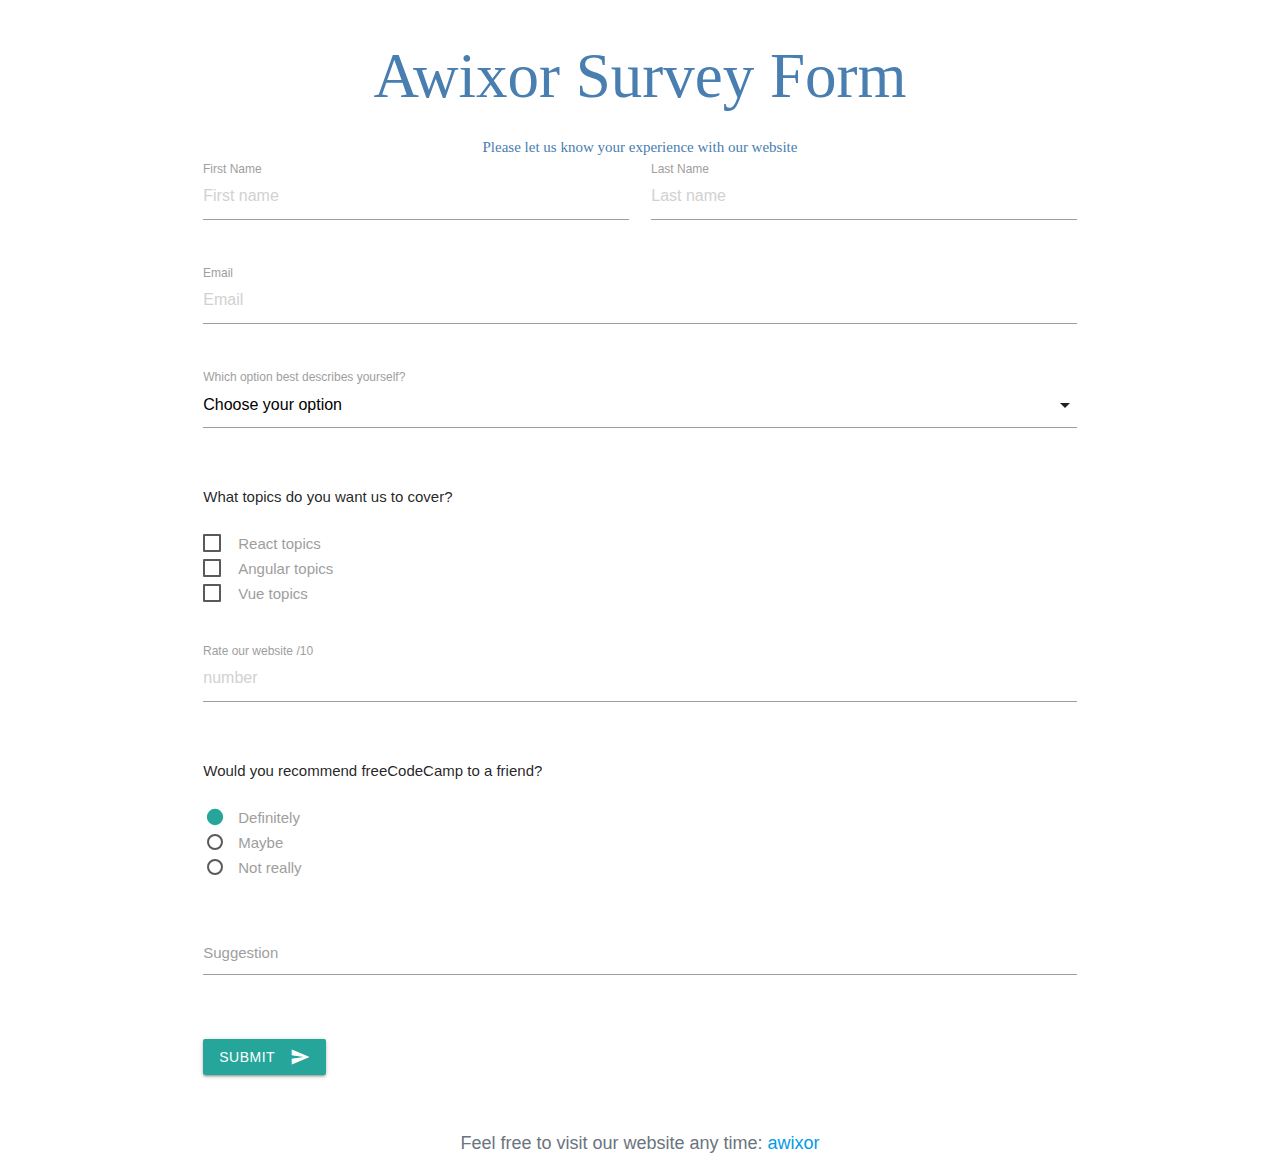
<file: Responsive Web Design Certification (300 hours)/Responsive Web Design Projects/Build a Survey Form/index.html>
<!DOCTYPE html>
<html lang="en">

<head>
    <meta charset="UTF-8">
    <meta name="viewport" content="width=device-width, initial-scale=1.0">
    <meta http-equiv="X-UA-Compatible" content="ie=edge">
    <title>Build a Survey Form</title>

    <link rel="stylesheet" href="style.css">
    <!-- Compiled and minified CSS -->
    <link rel="stylesheet" href="https://cdnjs.cloudflare.com/ajax/libs/materialize/1.0.0/css/materialize.min.css">
    <!-- Compiled and minified JavaScript -->
    <link href="https://fonts.googleapis.com/icon?family=Material+Icons" rel="stylesheet">

</head>

<body>
    <div class="container">
        <header>
            <h1 id="title">Awixor Survey Form</h1>
            <p id="description">Please let us know your experience with our website</p>
        </header>
        <div class="row">
            <form id="survey-form" class="col s12">
                <div class="row">
                    <div class="input-field col s6">
                        <input placeholder="First name" id="name" type="text" class="validate" required>
                        <label id="name-label" for="first_name">First Name</label>
                    </div>
                    <div class="input-field col s6">
                        <input placeholder="Last name" id="last_name" type="text" class="validate" required>
                        <label for="last_name">Last Name</label>
                    </div>
                </div>
                <div class="row">
                    <div class="input-field col s12">
                        <input placeholder="Email" id="email" type="email" class="validate" required>
                        <label id="email-label" for="email">Email</label>
                    </div>
                </div>
                <div class="row">
                    <div class="input-field col s12">
                        <select id="dropdown">
                            <option value="" disabled selected>Choose your option</option>
                            <option value="1">Front-End web developer</option>
                            <option value="2">Back-End web developer</option>
                            <option value="3">Full-Stack web developer</option>
                            <option value="4">Software developer</option>
                            <option value="5">Other</option>
                        </select>
                        <label>Which option best describes yourself?</label>
                    </div>
                </div>
                <div class="row">
                    <div class="input-field col s12">
                        <p>What topics do you want us to cover?</p><br>
                        <p>
                            <label>
                                <input name="where" type="checkbox" value="1" />
                                <span>React topics</span>
                            </label>
                        </p>
                        <p>
                            <label>
                                <input name="where" type="checkbox" value="2" />
                                <span>Angular topics</span>
                            </label>
                        </p>
                        <p>
                            <label>
                                <input name="where" type="checkbox" value="3" />
                                <span>Vue topics</span>
                            </label>
                        </p>
                    </div>
                </div>
                <div class="row">
                    <div class="input-field col s12">
                        <input placeholder="number" type="number" id="number" name="rate" min="0" max="10">
                        <label id="number-label">Rate our website /10</label>
                    </div>
                </div>
                <div class="row">
                    <div class="input-field col s12">
                        <p>Would you recommend freeCodeCamp to a friend?</p><br>
                        <p>
                            <label>
                                <input name="user-recommend" value="definitely" type="radio" checked />
                                <span>Definitely</span>
                            </label>
                        </p>
                        <p>
                            <label>
                                <input name="user-recommend" value="maybe" type="radio" />
                                <span>Maybe</span>
                            </label>
                        </p>
                        <p>
                            <label>
                                <input name="user-recommend" value="not-really" type="radio" />
                                <span>Not really</span>
                            </label>
                        </p>
                        <p>
                        </p>
                    </div>
                </div>
                <div class="row">
                    <div class="input-field col s12">
                        <textarea id="textarea" class="materialize-textarea" data-length="120"></textarea>
                        <label for="textarea">Suggestion</label>
                    </div>
                </div>
                <div class="row">
                    <div class="input-field col s12">

                        <button id="submit" class="btn waves-effect waves-light" type="submit" name="action">Submit
                            <i class="material-icons right">send</i>
                        </button>
                    </div>
                </div>
            </form>
        </div>
    </div>
    <div class="footer">
        <p class="website">Feel free to visit our website any time: <a href="https://awixor.netlify.com"> awixor</a></p>
    </div>
    <script src="//code.jquery.com/jquery-2.1.2.min.js"></script>
    <script src="https://cdnjs.cloudflare.com/ajax/libs/materialize/1.0.0/js/materialize.min.js"></script>

    <script>
        $(document).ready(function () {
            $('select').formSelect();
            $('input#input_text, textarea#textarea').characterCounter();
        });
    </script>

</body>

</html>
</file>
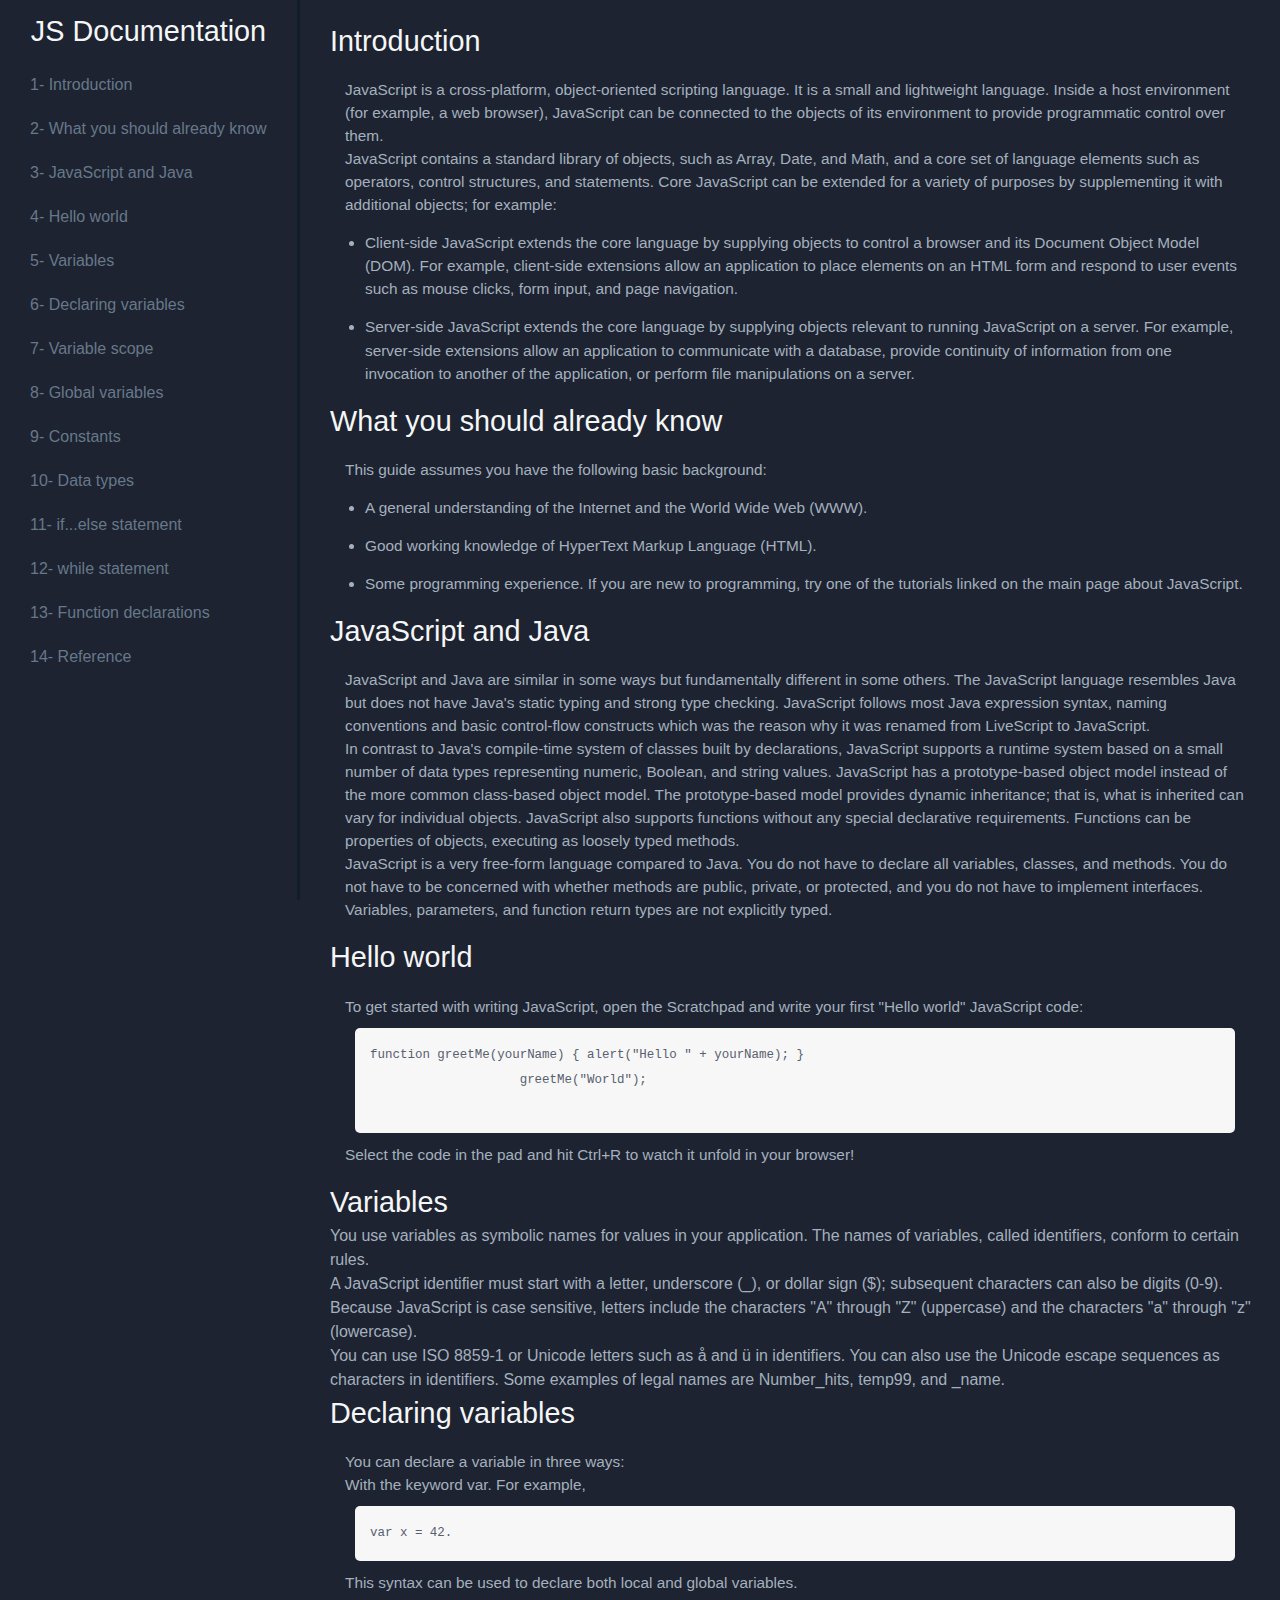
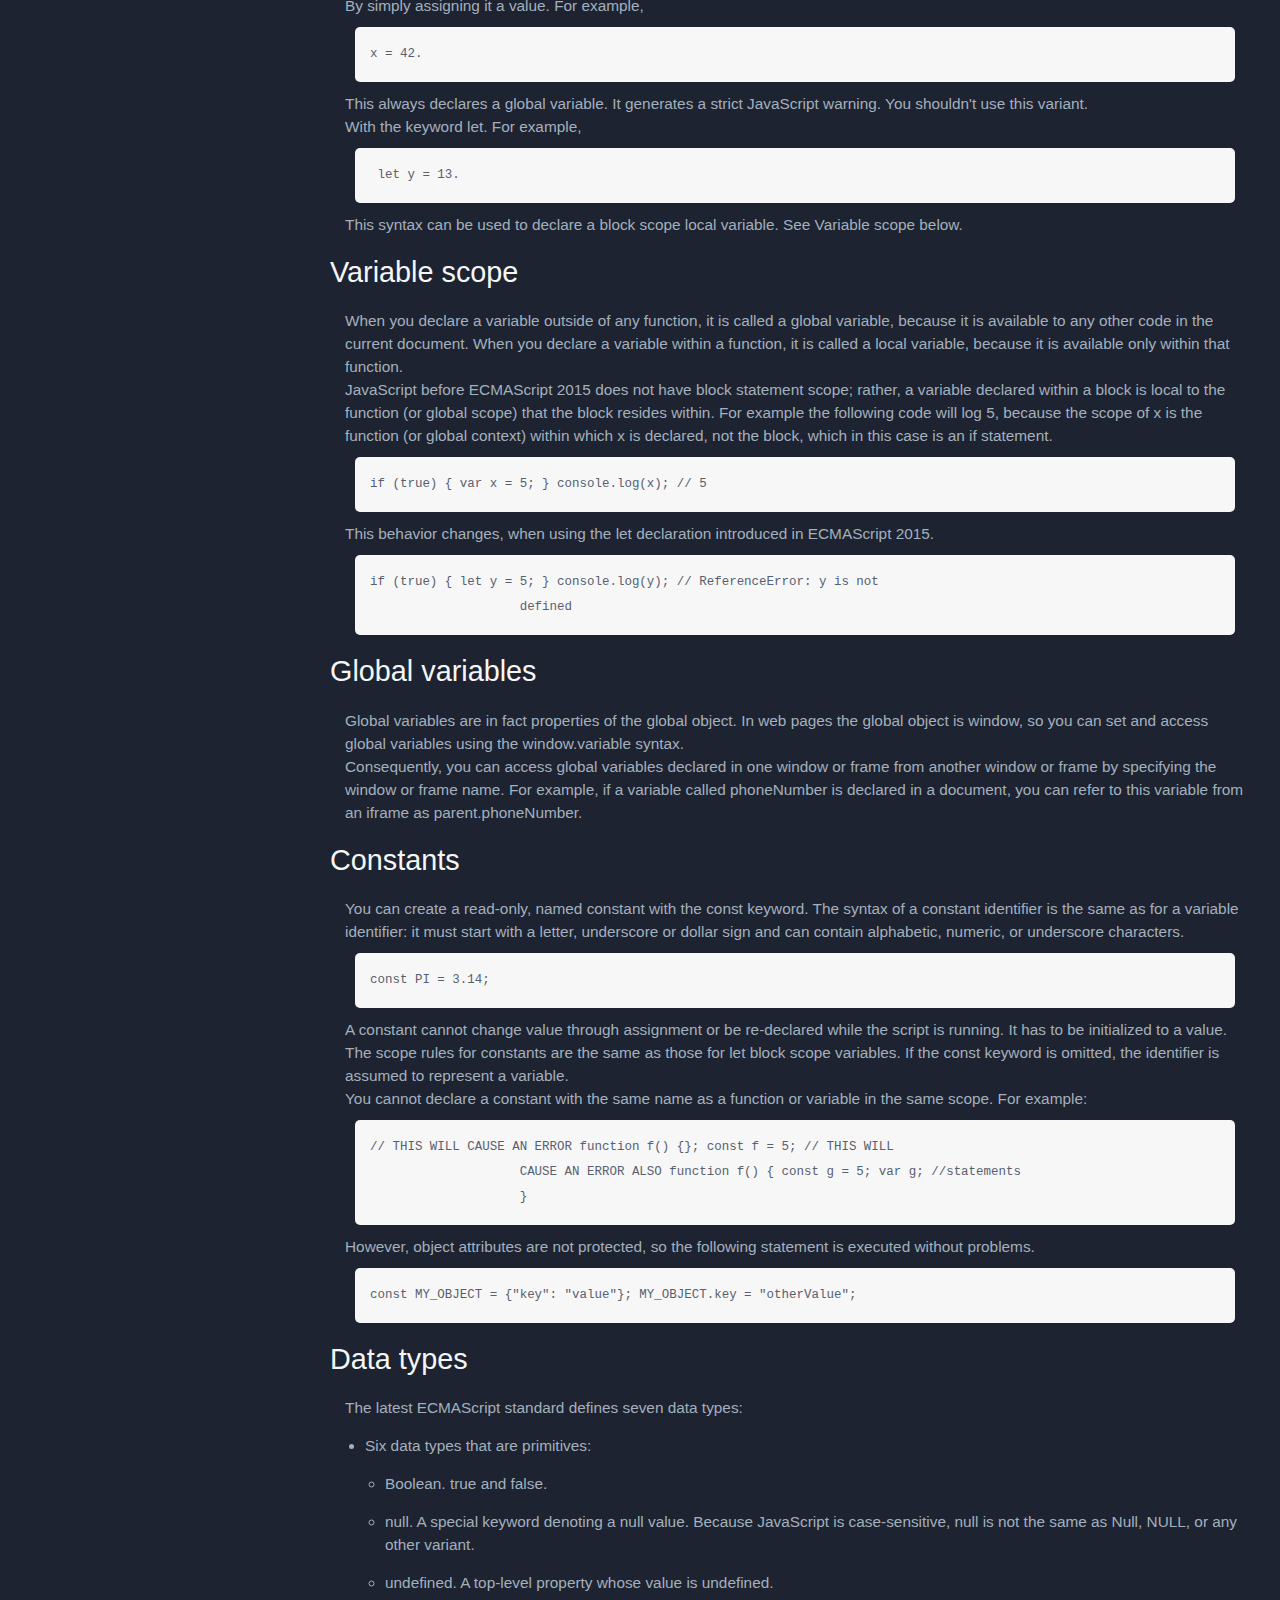
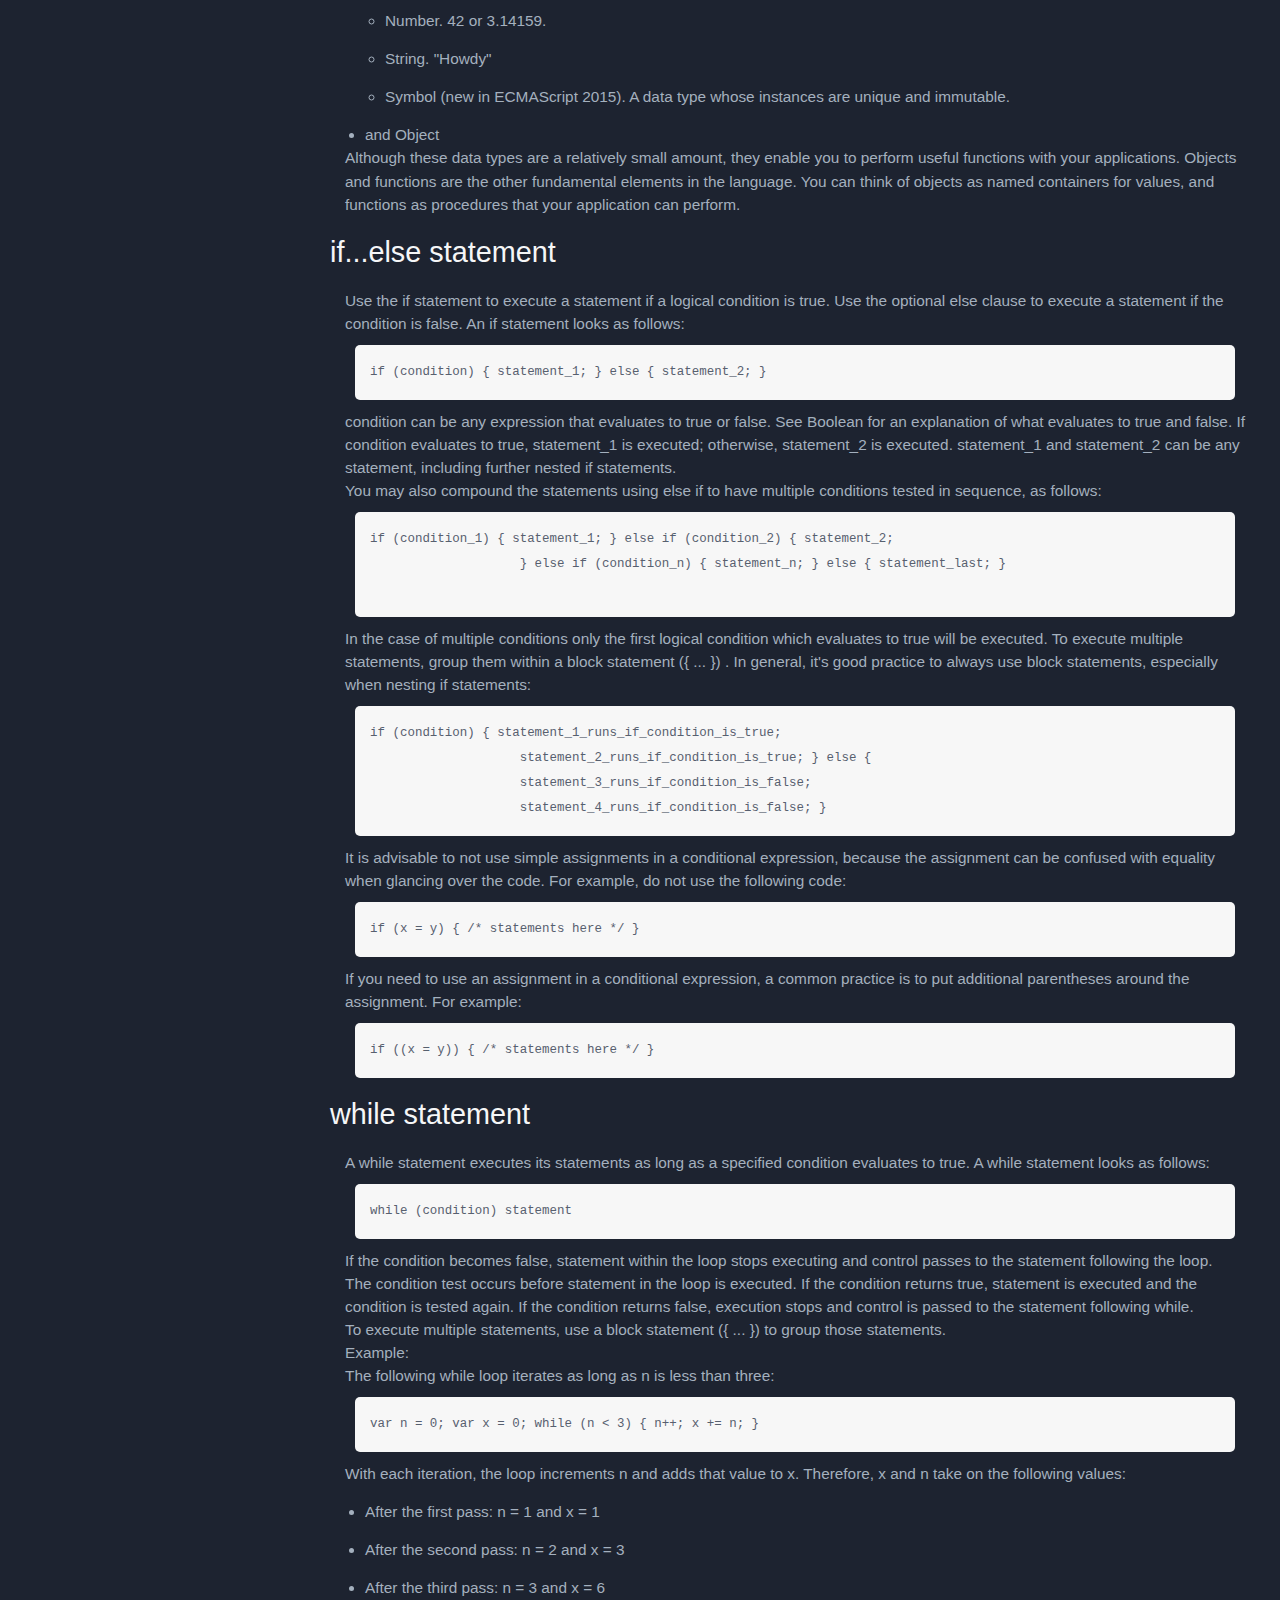
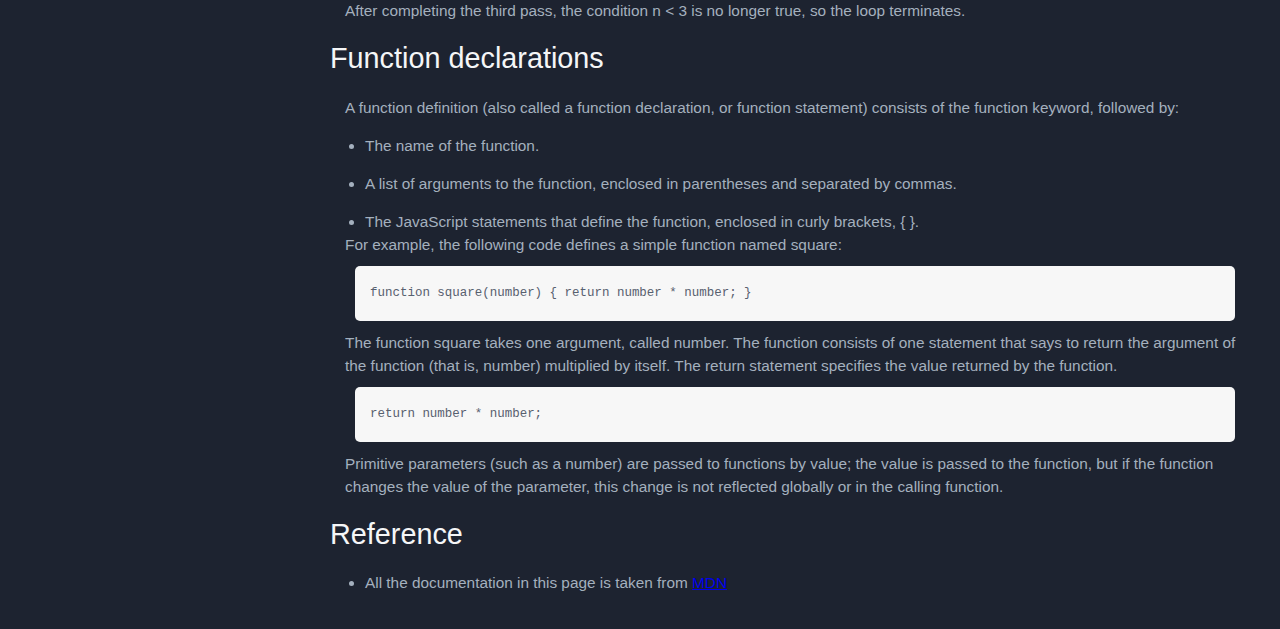
<file: Responsive Web Design Certification (300 hours)/Responsive Web Design Projects/Build a Technical Documentation Page/index.html>
<!DOCTYPE html>
<html lang="en">

<head>
    <meta charset="UTF-8">
    <meta name="viewport" content="width=device-width, initial-scale=1.0">
    <meta http-equiv="X-UA-Compatible" content="ie=edge">
    <title>Build a Technical Documentation Page</title>

    <link rel="stylesheet" href="style.css">

</head>

<body>
    <nav id="navbar">
        <header>JS Documentation</header>
        <ul>
            <li><a class="nav-link" href="#Introduction">1- Introduction</a></li>
            <li>
                <a class="nav-link" href="#What_you_should_already_know">2- What you should already know</a>
            </li>
            <li>
                <a class="nav-link" href="#JavaScript_and_Java">3- JavaScript and Java</a>
            </li>
            <li><a class="nav-link" href="#Hello_world">4- Hello world</a></li>
            <li><a class="nav-link" href="#Variables">5- Variables</a></li>
            <li>
                <a class="nav-link" href="#Declaring_variables">6- Declaring variables</a>
            </li>
            <li><a class="nav-link" href="#Variable_scope">7- Variable scope</a></li>
            <li><a class="nav-link" href="#Global_variables">8- Global variables</a></li>
            <li><a class="nav-link" href="#Constants">9- Constants</a></li>
            <li><a class="nav-link" href="#Data_types">10- Data types</a></li>
            <li>
                <a class="nav-link" href="#if...else_statement">11- if...else statement</a>
            </li>
            <li><a class="nav-link" href="#while_statement">12- while statement</a></li>
            <li>
                <a class="nav-link" href="#Function_declarations">13- Function declarations</a>
            </li>
            <li><a class="nav-link" href="#Reference">14- Reference</a></li>
        </ul>
    </nav>
    <main id="main-doc">
        <section class="main-section" id="Introduction">
            <header>Introduction</header>
            <article>
                <p>
                    JavaScript is a cross-platform, object-oriented scripting language. It
                    is a small and lightweight language. Inside a host environment (for
                    example, a web browser), JavaScript can be connected to the objects of
                    its environment to provide programmatic control over them.
                </p>

                <p>
                    JavaScript contains a standard library of objects, such as Array, Date,
                    and Math, and a core set of language elements such as operators, control
                    structures, and statements. Core JavaScript can be extended for a
                    variety of purposes by supplementing it with additional objects; for
                    example:
                </p>
                <ul>
                    <li>
                        Client-side JavaScript extends the core language by supplying objects
                        to control a browser and its Document Object Model (DOM). For example,
                        client-side extensions allow an application to place elements on an
                        HTML form and respond to user events such as mouse clicks, form input,
                        and page navigation.
                    </li>
                    <li>
                        Server-side JavaScript extends the core language by supplying objects
                        relevant to running JavaScript on a server. For example, server-side
                        extensions allow an application to communicate with a database,
                        provide continuity of information from one invocation to another of
                        the application, or perform file manipulations on a server.
                    </li>
                </ul>
            </article>
        </section>
        <section class="main-section" id="What_you_should_already_know">
            <header>What you should already know</header>
            <article>
                <p>This guide assumes you have the following basic background:</p>

                <ul>
                    <li>
                        A general understanding of the Internet and the World Wide Web (WWW).
                    </li>
                    <li>Good working knowledge of HyperText Markup Language (HTML).</li>
                    <li>
                        Some programming experience. If you are new to programming, try one of
                        the tutorials linked on the main page about JavaScript.
                    </li>
                </ul>
            </article>
        </section>
        <section class="main-section" id="JavaScript_and_Java">
            <header>JavaScript and Java</header>
            <article>
                <p>
                    JavaScript and Java are similar in some ways but fundamentally different
                    in some others. The JavaScript language resembles Java but does not have
                    Java's static typing and strong type checking. JavaScript follows most
                    Java expression syntax, naming conventions and basic control-flow
                    constructs which was the reason why it was renamed from LiveScript to
                    JavaScript.
                </p>

                <p>
                    In contrast to Java's compile-time system of classes built by
                    declarations, JavaScript supports a runtime system based on a small
                    number of data types representing numeric, Boolean, and string values.
                    JavaScript has a prototype-based object model instead of the more common
                    class-based object model. The prototype-based model provides dynamic
                    inheritance; that is, what is inherited can vary for individual objects.
                    JavaScript also supports functions without any special declarative
                    requirements. Functions can be properties of objects, executing as
                    loosely typed methods.
                </p>
                <p>
                    JavaScript is a very free-form language compared to Java. You do not
                    have to declare all variables, classes, and methods. You do not have to
                    be concerned with whether methods are public, private, or protected, and
                    you do not have to implement interfaces. Variables, parameters, and
                    function return types are not explicitly typed.
                </p>
            </article>
        </section>
        <section class="main-section" id="Hello_world">
            <header>Hello world</header>
            <article>
                To get started with writing JavaScript, open the Scratchpad and write your
                first "Hello world" JavaScript code:
                <code>function greetMe(yourName) { alert("Hello " + yourName); }
                    greetMe("World");
                </code>

                Select the code in the pad and hit Ctrl+R to watch it unfold in your
                browser!
            </article>
        </section>
        <section class="main-section" id="Variables">
            <header>Variables</header>
            <p>
                You use variables as symbolic names for values in your application. The
                names of variables, called identifiers, conform to certain rules.
            </p>
            <p>
                A JavaScript identifier must start with a letter, underscore (_), or
                dollar sign ($); subsequent characters can also be digits (0-9). Because
                JavaScript is case sensitive, letters include the characters "A" through
                "Z" (uppercase) and the characters "a" through "z" (lowercase).
            </p>
            <p>
                You can use ISO 8859-1 or Unicode letters such as å and ü in identifiers.
                You can also use the Unicode escape sequences as characters in
                identifiers. Some examples of legal names are Number_hits, temp99, and
                _name.
            </p>
        </section>
        <section class="main-section" id="Declaring_variables">
            <header>Declaring variables</header>
            <article>
                You can declare a variable in three ways:
                <p>
                    With the keyword var. For example, <code>var x = 42.</code> This syntax
                    can be used to declare both local and global variables.
                </p>
                <p>
                    By simply assigning it a value. For example, <code>x = 42.</code> This
                    always declares a global variable. It generates a strict JavaScript
                    warning. You shouldn't use this variant.
                </p>
                <p>
                    With the keyword let. For example,<code> let y = 13.</code> This syntax
                    can be used to declare a block scope local variable. See Variable scope
                    below.
                </p>
            </article>
        </section>
        <section class="main-section" id="Variable_scope">
            <header>Variable scope</header>
            <article>
                <p>
                    When you declare a variable outside of any function, it is called a
                    global variable, because it is available to any other code in the
                    current document. When you declare a variable within a function, it is
                    called a local variable, because it is available only within that
                    function.
                </p>

                <p>
                    JavaScript before ECMAScript 2015 does not have block statement scope;
                    rather, a variable declared within a block is local to the function (or
                    global scope) that the block resides within. For example the following
                    code will log 5, because the scope of x is the function (or global
                    context) within which x is declared, not the block, which in this case
                    is an if statement.
                </p>
                <code>if (true) { var x = 5; } console.log(x); // 5</code>
                <p>
                    This behavior changes, when using the let declaration introduced in
                    ECMAScript 2015.
                </p>

                <code>if (true) { let y = 5; } console.log(y); // ReferenceError: y is not
                    defined</code>
            </article>
        </section>
        <section class="main-section" id="Global_variables">
            <header>Global variables</header>
            <article>
                <p>
                    Global variables are in fact properties of the global object. In web
                    pages the global object is window, so you can set and access global
                    variables using the window.variable syntax.
                </p>

                <p>
                    Consequently, you can access global variables declared in one window or
                    frame from another window or frame by specifying the window or frame
                    name. For example, if a variable called phoneNumber is declared in a
                    document, you can refer to this variable from an iframe as
                    parent.phoneNumber.
                </p>
            </article>
        </section>
        <section class="main-section" id="Constants">
            <header>Constants</header>
            <article>
                <p>
                    You can create a read-only, named constant with the const keyword. The
                    syntax of a constant identifier is the same as for a variable
                    identifier: it must start with a letter, underscore or dollar sign and
                    can contain alphabetic, numeric, or underscore characters.
                </p>

                <code>const PI = 3.14;</code>
                <p>
                    A constant cannot change value through assignment or be re-declared
                    while the script is running. It has to be initialized to a value.
                </p>

                <p>
                    The scope rules for constants are the same as those for let block scope
                    variables. If the const keyword is omitted, the identifier is assumed to
                    represent a variable.
                </p>

                <p>
                    You cannot declare a constant with the same name as a function or
                    variable in the same scope. For example:
                </p>

                <code>// THIS WILL CAUSE AN ERROR function f() {}; const f = 5; // THIS WILL
                    CAUSE AN ERROR ALSO function f() { const g = 5; var g; //statements
                    }</code>
                However, object attributes are not protected, so the following statement
                is executed without problems.
                <code>const MY_OBJECT = {"key": "value"}; MY_OBJECT.key = "otherValue";</code>
            </article>
        </section>
        <section class="main-section" id="Data_types">
            <header>Data types</header>
            <article>
                <p>The latest ECMAScript standard defines seven data types:</p>
                <ul>
                    <li>
                        <p>Six data types that are primitives:</p>
                        <ul>
                            <li>Boolean. true and false.</li>
                            <li>
                                null. A special keyword denoting a null value. Because JavaScript
                                is case-sensitive, null is not the same as Null, NULL, or any
                                other variant.
                            </li>
                            <li>undefined. A top-level property whose value is undefined.</li>
                            <li>Number. 42 or 3.14159.</li>
                            <li>String. "Howdy"</li>
                            <li>
                                Symbol (new in ECMAScript 2015). A data type whose instances are
                                unique and immutable.
                            </li>
                        </ul>
                    </li>

                    <li>and Object</li>
                </ul>
                Although these data types are a relatively small amount, they enable you
                to perform useful functions with your applications. Objects and functions
                are the other fundamental elements in the language. You can think of
                objects as named containers for values, and functions as procedures that
                your application can perform.
            </article>
        </section>
        <section class="main-section" id="if...else_statement">
            <header>if...else statement</header>
            <article>
                Use the if statement to execute a statement if a logical condition is
                true. Use the optional else clause to execute a statement if the condition
                is false. An if statement looks as follows:

                <code>if (condition) { statement_1; } else { statement_2; }</code>
                condition can be any expression that evaluates to true or false. See
                Boolean for an explanation of what evaluates to true and false. If
                condition evaluates to true, statement_1 is executed; otherwise,
                statement_2 is executed. statement_1 and statement_2 can be any statement,
                including further nested if statements.
                <p>
                    You may also compound the statements using else if to have multiple
                    conditions tested in sequence, as follows:
                </p>
                <code>if (condition_1) { statement_1; } else if (condition_2) { statement_2;
                    } else if (condition_n) { statement_n; } else { statement_last; }
                </code>
                In the case of multiple conditions only the first logical condition which
                evaluates to true will be executed. To execute multiple statements, group
                them within a block statement ({ ... }) . In general, it's good practice
                to always use block statements, especially when nesting if statements:

                <code>if (condition) { statement_1_runs_if_condition_is_true;
                    statement_2_runs_if_condition_is_true; } else {
                    statement_3_runs_if_condition_is_false;
                    statement_4_runs_if_condition_is_false; }</code>
                It is advisable to not use simple assignments in a conditional expression,
                because the assignment can be confused with equality when glancing over
                the code. For example, do not use the following code:
                <code>if (x = y) { /* statements here */ }</code> If you need to use an
                assignment in a conditional expression, a common practice is to put
                additional parentheses around the assignment. For example:

                <code>if ((x = y)) { /* statements here */ }</code>
            </article>
        </section>
        <section class="main-section" id="while_statement">
            <header>while statement</header>
            <article>
                A while statement executes its statements as long as a specified condition
                evaluates to true. A while statement looks as follows:

                <code>while (condition) statement</code> If the condition becomes false,
                statement within the loop stops executing and control passes to the
                statement following the loop.

                <p>
                    The condition test occurs before statement in the loop is executed. If
                    the condition returns true, statement is executed and the condition is
                    tested again. If the condition returns false, execution stops and
                    control is passed to the statement following while.
                </p>

                <p>
                    To execute multiple statements, use a block statement ({ ... }) to group
                    those statements.
                </p>

                Example:

                <p>The following while loop iterates as long as n is less than three:</p>

                <code>var n = 0; var x = 0; while (n &lt; 3) { n++; x += n; }</code>
                <p>
                    With each iteration, the loop increments n and adds that value to x.
                    Therefore, x and n take on the following values:
                </p>

                <ul>
                    <li>After the first pass: n = 1 and x = 1</li>
                    <li>After the second pass: n = 2 and x = 3</li>
                    <li>After the third pass: n = 3 and x = 6</li>
                </ul>
                <p>
                    After completing the third pass, the condition n &lt; 3 is no longer
                    true, so the loop terminates.
                </p>
            </article>
        </section>
        <section class="main-section" id="Function_declarations">
            <header>Function declarations</header>
            <article>
                A function definition (also called a function declaration, or function
                statement) consists of the function keyword, followed by:

                <ul>
                    <li>The name of the function.</li>
                    <li>
                        A list of arguments to the function, enclosed in parentheses and
                        separated by commas.
                    </li>
                    <li>
                        The JavaScript statements that define the function, enclosed in curly
                        brackets, { }.
                    </li>
                </ul>
                <p>
                    For example, the following code defines a simple function named square:
                </p>

                <code>function square(number) { return number * number; }</code>
                <p>
                    The function square takes one argument, called number. The function
                    consists of one statement that says to return the argument of the
                    function (that is, number) multiplied by itself. The return statement
                    specifies the value returned by the function.
                </p>
                <code>return number * number;</code>
                <p>
                    Primitive parameters (such as a number) are passed to functions by
                    value; the value is passed to the function, but if the function changes
                    the value of the parameter, this change is not reflected globally or in
                    the calling function.
                </p>
            </article>
        </section>
        <section class="main-section" id="Reference">
            <header>Reference</header>
            <article>
                <ul>
                    <li>
                        All the documentation in this page is taken from
                        <a href="https://developer.mozilla.org/en-US/docs/Web/JavaScript/Guide" target="_blank">MDN</a>
                    </li>
                </ul>
            </article>
        </section>
    </main>
</body>

</html>
</file>
<file: Responsive Web Design Certification (300 hours)/Responsive Web Design Projects/Build a Survey Form/style.css>
*{
    padding: 0;
    margin: 0;
    box-sizing: border-box;
}

#title, #description{
    text-align: center;
    color: #487eb0;
    font-family: 'dancing script';
}
.footer{
    text-align: center;
    font-size: 18px;
    color: rgb(106, 116, 126);
}
</file>
<file: Responsive Web Design Certification (300 hours)/Responsive Web Design Projects/Build a Technical Documentation Page/style.css>
*{
    padding: 0;
    margin: 0;
    box-sizing: border-box;
}

html,
body {
  color: #a4b0be;
  background-color: #1D2330;
  font-family: "Open Sans", Arial, sans-serif;
  line-height: 1.5;
}

#navbar {
  position: fixed;
  background-color: #1D2330;
  min-width: 290px;
  top: 0px;
  left: 0px;
  width: 300px;
  height: 100%;
  border-right: solid;
  border-color: rgba(0, 22, 22, 0.4);
}


header {
  color: #F5F6F7;
  margin: 10px;
  text-align: center;
  font-size: 1.8em;
  font-weight: thin;
}

#main-doc header {
  text-align: left;
  margin: 0px;
}

#navbar ul {
  height: 88%;
  padding: 0;
  overflow-y: auto;
  overflow-x: hidden;
}

#navbar li {
  color: #F5F6F7;
  list-style: none;
  position: relative;
  width: 100%;
}

#navbar a {
  display: block;
  padding: 10px 30px;
  color: #67788a;
  text-decoration: none;
  cursor: pointer;
}

#main-doc {
  position: absolute;
  margin-left: 310px;
  padding: 20px;
  margin-bottom: 110px;
}

section article {
  color: #a4b0be;
  margin: 15px;
  font-size: 0.96em;
}

section li {
  margin: 15px 0px 0px 20px;
}

code {
  display: block;
  text-align: left;
  white-space: pre;
  position: relative;
  word-break: normal;
  word-wrap: normal;
  line-height: 2;
  background-color: #f7f7f7;
  color:#57606f;
  padding: 15px;
  margin: 10px;
  border-radius: 5px;
}


@media only screen and (max-width: 815px) {
    /* For mobile phones: */
    #navbar ul {
      border: 1px solid;
      height: 207px;
    }
    
    .mobile-menu {
        display: block;
    }
    #navbar {

      position: absolute;
      top: 0;
      padding: 0;
      margin: 0;
      width: 100%;
      max-height: 275px;
      border: none;
      overflow: hidden;
      z-index: 1;
      border-bottom: 2px solid;
    }
    #navbar ul:hover{
      display: block;
        
    }
    #main-doc {
      position: relative;
      margin-left: 0px;
      margin-top: 0px;
    }
  }
  
  @media only screen and (max-width: 400px) {
    #main-doc {
      margin-left: -10px;
    }
  
    code {
      margin-left: -20px;
      width: 100%;
      padding: 15px;
      padding-left: 10px;
      padding-right: 45px;
      min-width: 233px;
    }
  }
</file>
